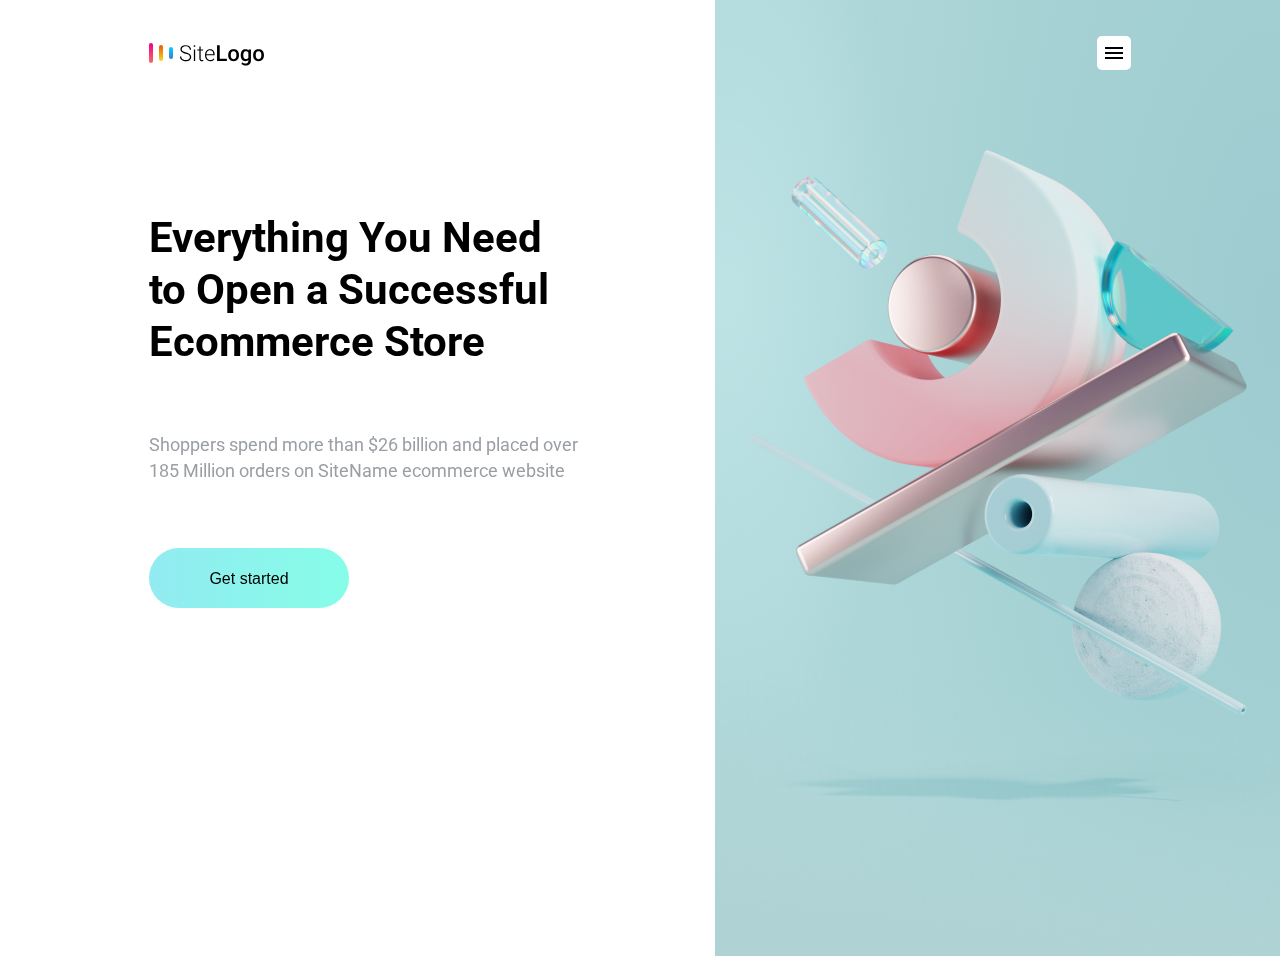
<file: index.html>
<!DOCTYPE html>
<html lang="en">
  <head>
    <meta charset="UTF-8" />
    <meta http-equiv="X-UA-Compatible" content="IE=edge" />
    <meta name="viewport" content="width=device-width, initial-scale=1.0" />
    <link rel="preconnect" href="https://fonts.googleapis.com" />
    <link rel="preconnect" href="https://fonts.gstatic.com" crossorigin />
    <link
      href="https://fonts.googleapis.com/css2?family=Roboto:ital,wght@0,300;0,400;0,500;0,700;1,300&display=swap"
      rel="stylesheet"
    />
    <link rel="stylesheet" href="./assets/css/style.css" />
    <title>Everything You Need to Open a Successful Ecommerce Store</title>
  </head>

  <body>
      <div class="wrapper">
          <header class="header">
              <img src="assets/img/SiteLogo.svg" alt="SiteLogo">
              <nav>
                <button class="header__btn" type="menu">
<span></span><span></span><span></span>
                </button>
              </nav>
              
          </header>
        <div class="wrapper__left">
            <h2 class="title">Everything You Need to Open a Successful Ecommerce Store</h2>
            <p class="description">Shoppers spend more than $26 billion and placed over 185 Million orders on SiteName ecommerce website </p>
            <button class="btn">Get started</button>
        </div>
        <div class="wrapper__right">
            <img src="assets/img/Abstraction.png" alt="Абстракция" width="499" height="566">
            <img src="assets/img/ShadowOn.png" alt="Тень абстракции" class="blend">
        </div>
      </div>
  </body>
</html>
</file>
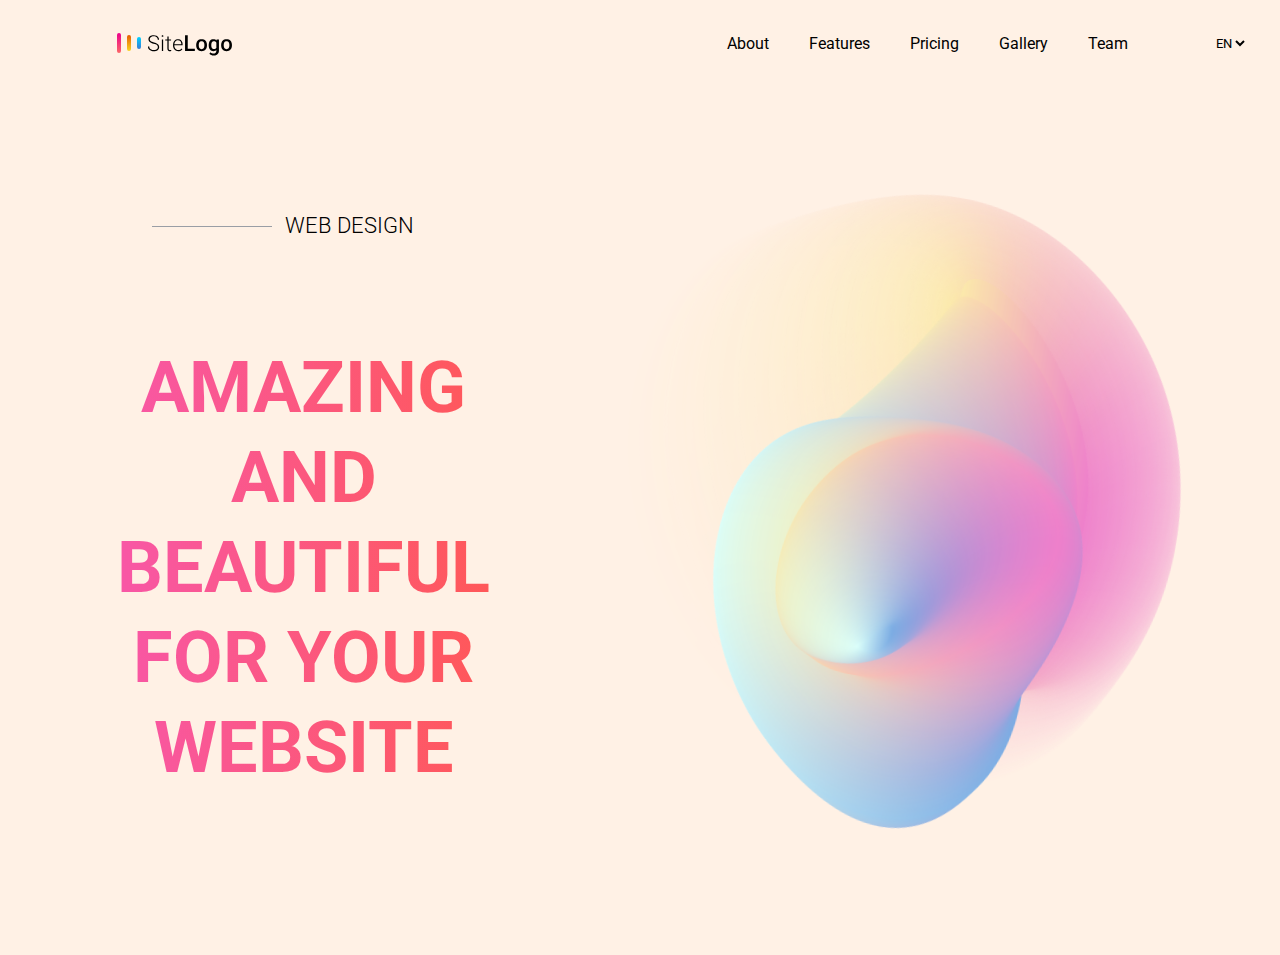
<file: first-2/index.html>
<!DOCTYPE html>
<html lang="en">
<head>
    <meta charset="UTF-8">
    <meta http-equiv="X-UA-Compatible" content="IE=edge">
    <meta name="viewport" content="width=device-width, initial-scale=1.0">
    <link rel="preconnect" href="https://fonts.googleapis.com" />
    <link rel="preconnect" href="https://fonts.gstatic.com" crossorigin />
    <link
      href="https://fonts.googleapis.com/css2?family=Roboto:ital,wght@0,300;0,400;0,500;0,700;1,300&display=swap"
      rel="stylesheet"
    />
    <link rel="stylesheet" href="./assets/css/style.css">
    <title>Amazing and beautiful for your website</title>
</head>
<body>
    <div class="wrapper">
        <header class="header">
            <img src="assets/img/SiteLogo.svg" alt="SiteLogo">
            <nav>
                <ul>
                    <li><a href="#">About</a></li>
                    <li><a href="#">Features</a></li>
                    <li><a href="#">Pricing</a></li>
                    <li><a href="#">Gallery</a></li>
                    <li><a href="#">Team</a></li>
                </ul>
                <select name="lang">
                    <option value="1">EN</option>
                    <option value="2">RU</option>
                </select>
            </nav>
        </header>
        <section class="first-screen">
            <div class="first-screen__left">
                <span>web design</span>
                <h2>Amazing and beautiful for your website</h2>
            </div>
            <div class="first-screen__right">
                <img src="assets/img/decor.png" alt="Декоративная сфера">
            </div>
        </section>
    </div>
    
</body>
</html>
</file>
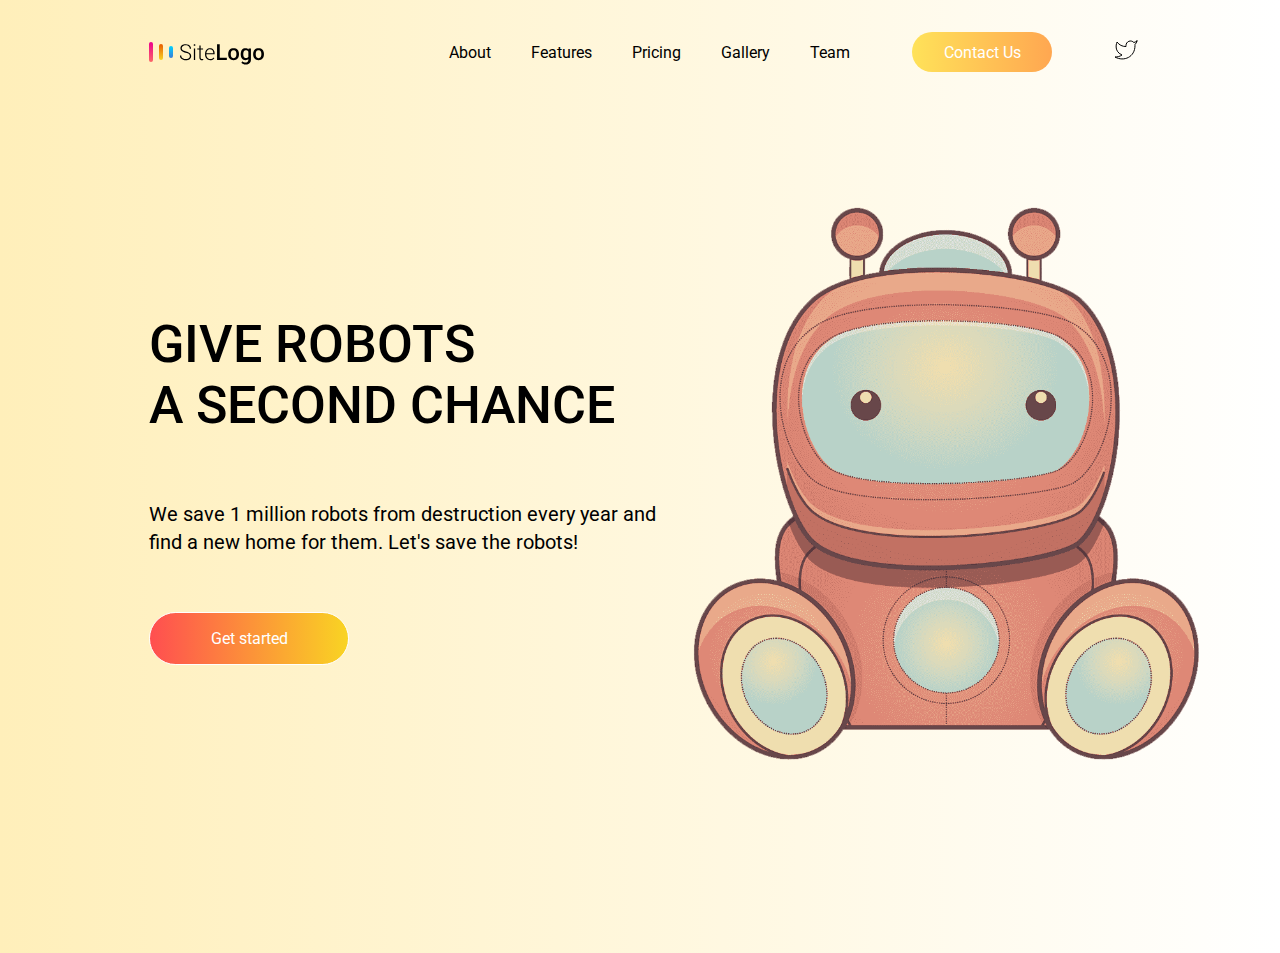
<file: first-3/index.html>
<!DOCTYPE html>
<html lang="en">
<head>
    <meta charset="UTF-8">
    <meta http-equiv="X-UA-Compatible" content="IE=edge">
    <meta name="viewport" content="width=device-width, initial-scale=1.0">
    <link rel="preconnect" href="https://fonts.googleapis.com" />
    <link rel="preconnect" href="https://fonts.gstatic.com" crossorigin />
    <link
        href="https://fonts.googleapis.com/css2?family=Roboto:ital,wght@0,300;0,400;0,500;0,700;1,300&display=swap"
        rel="stylesheet"
    />
    <link rel="stylesheet" href="./assets/css/style.css">
    <title>Give robots a second chance</title>
</head>
<body>
    <div class="wrapper">
        <header class="header">
            <img src="assets/img/SiteLogo.svg" alt="Логотип компании" class="logo">
            <nav class="nav">
                <ul class="menu">
                    <li class="menu__item"><a href="#" class="menu__link">About</a></li>
                    <li class="menu__item"><a href="#" class="menu__link">Features</a></li>
                    <li class="menu__item"><a href="#" class="menu__link">Pricing</a></li>
                    <li class="menu__item"><a href="#" class="menu__link">Gallery</a></li>
                    <li class="menu__item"><a href="#" class="menu__link">Team</a></li>
                </ul>
                <button type="button" class="btn btn--mini">Contact Us</button>
                <ul class="social">
                    <li class="social__item"><a href="#" class="social__link">
                        <img src="assets/img/social.svg" alt="Логотип твиттера" class="social__logo">
                    </a></li>
                </ul>
            </nav>
        </header>
        <section class="first-screen">
            <div class="first-screen__left">
                <h2 class="first-screen__title">Give robots a&nbsp;second chance</h2>
                <p class="first-screen__desc">We save 1 million robots from destruction every year and find a new home for them. Let's save the robots!</p>
                <button class="btn btn--primary">Get started</button>
            </div>
            <div class="first-screen__right">
                <img src="assets/img/robot.png" width="574px" height="574px" alt="Робот">
            </div>
        </section>
    </div>
</body>
</html>
</file>
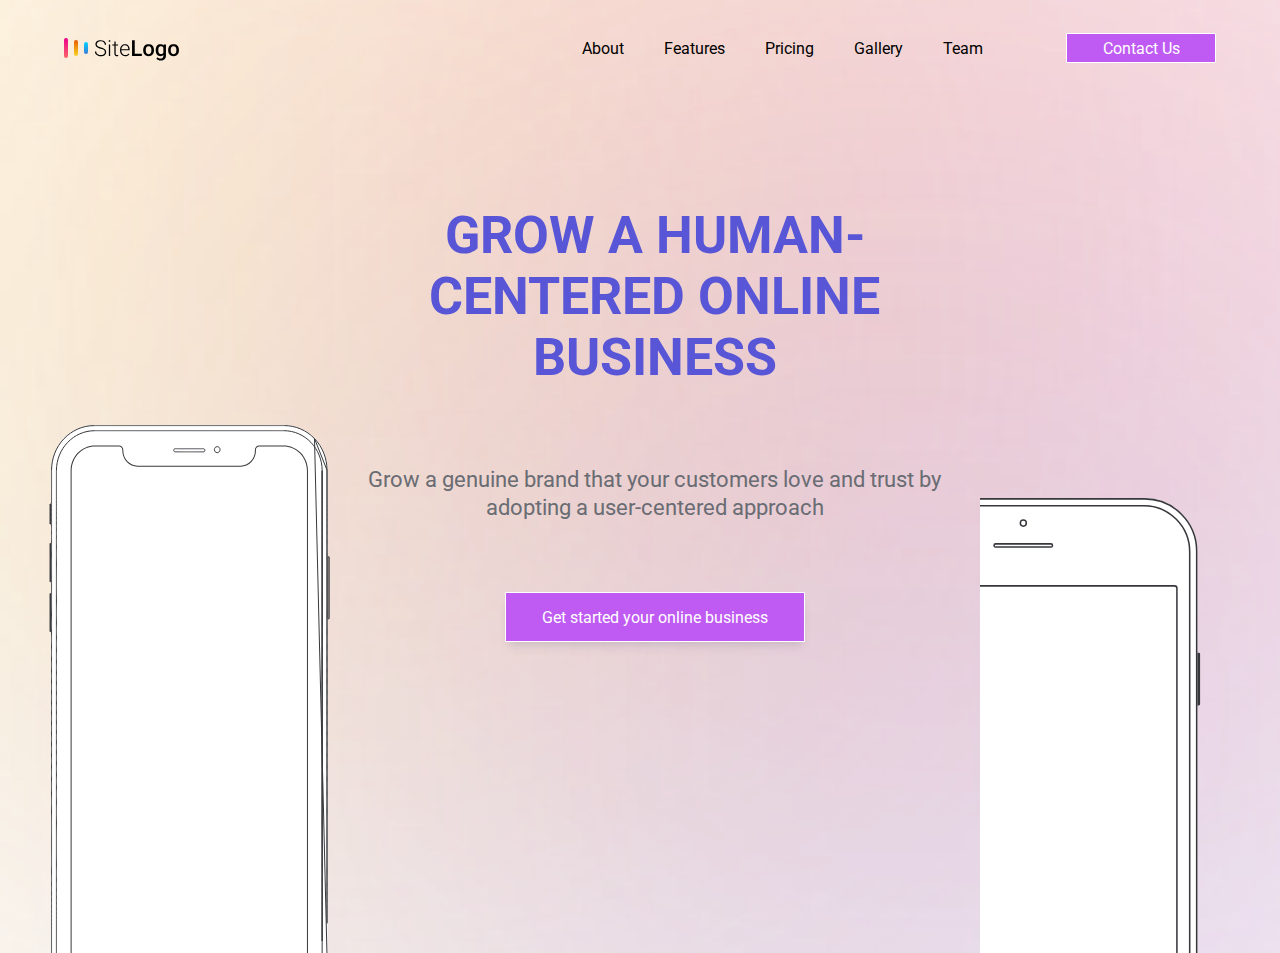
<file: first-4/index.html>
<!DOCTYPE html>
<html lang="en">
<head>
    <meta charset="UTF-8">
    <meta http-equiv="X-UA-Compatible" content="IE=edge">
    <meta name="viewport" content="width=device-width, initial-scale=1.0">
    <link rel="preconnect" href="https://fonts.googleapis.com" />
    <link rel="preconnect" href="https://fonts.gstatic.com" crossorigin />
    <link
        href="https://fonts.googleapis.com/css2?family=Roboto:ital,wght@0,300;0,400;0,500;0,700;1,300&display=swap"
        rel="stylesheet"
    />
    <link rel="stylesheet" href="./assets/css/style.css" />
    <title>Document</title>
</head>
<body>
    <div class="wrapper">
        <header class="header">
            <img src="assets/img/SiteLogo.svg" alt="SiteLogo">
            <nav class="nav">
                <ul class="menu">
                    <li class="menu__item"><a href="#" class="menu__link">About</a></li>
                    <li class="menu__item"><a href="#" class="menu__link">Features</a></li>
                    <li class="menu__item"><a href="#" class="menu__link">Pricing</a></li>
                    <li class="menu__item"><a href="#" class="menu__link">Gallery</a></li>
                    <li class="menu__item"><a href="#" class="menu__link">Team</a></li>
                </ul>
                <button type="button" class="btn btn--mini">Contact Us</button>
            </nav>
        </header>
        <div class="first-screen">
            <div class="first-screen__left">
                <img src="assets/img/left.svg" alt="Mockup" class="mockup-left">
            </div>
            <div class="first-screen__center">
                <h2 class="title">Grow a human-centered online business</h2>
                <p class="decription">Grow a genuine brand that your customers love and trust by adopting a user-centered approach</p>
                <button type="button" class="btn btn--primary">Get started your online business</button>
            </div>
            <div class="first-screen__right">
                <img src="assets/img/right2.svg" alt="Mockup" class="mockup-right">
            </div>
        </div>
        <div class="blur blur--1"></div>
        <div class="blur blur--2"></div>
        <div class="blur blur--3"></div>
    </div>
</body>
</html>
</file>
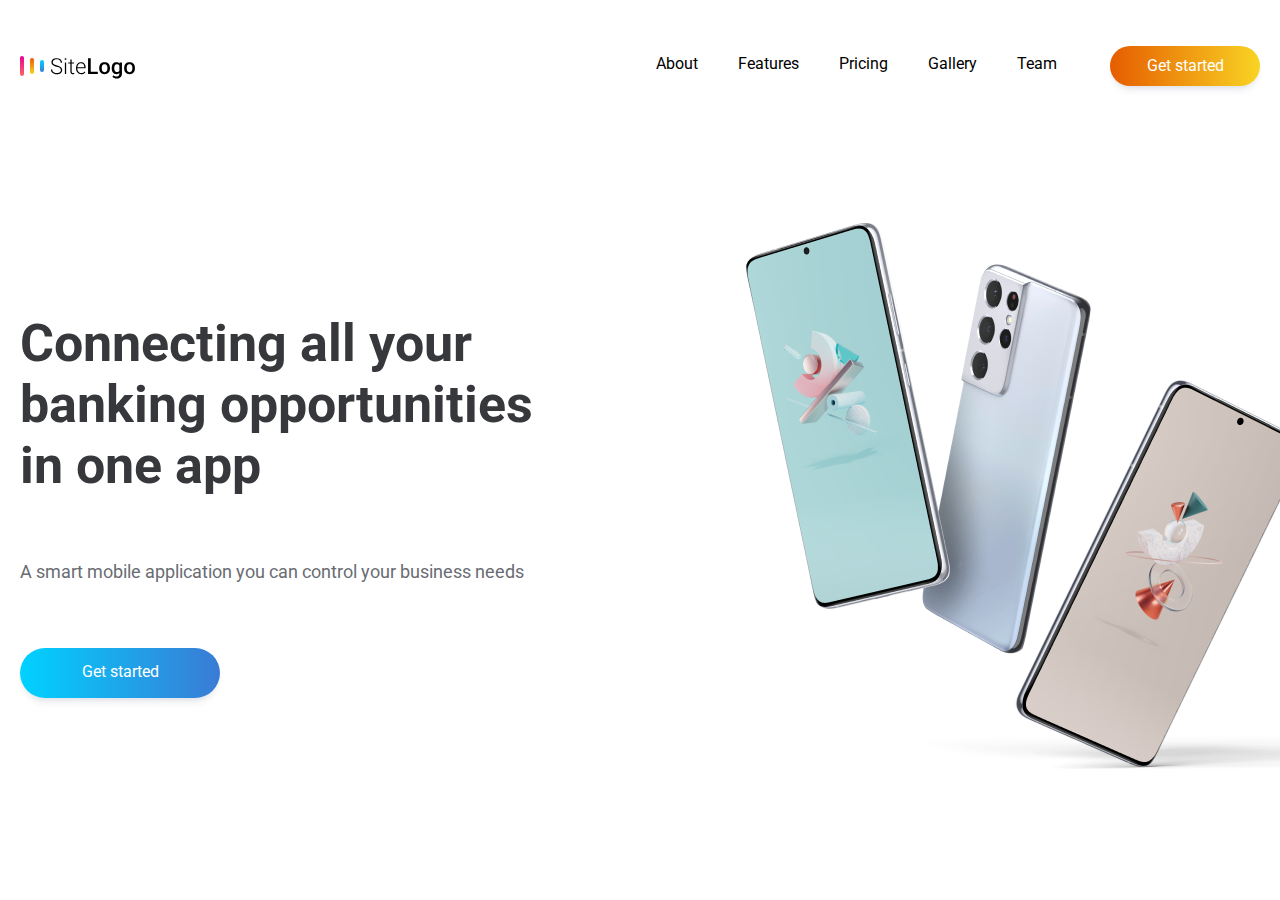
<file: first-5/index.html>
<!DOCTYPE html>
<html lang="en">
<head>
    <meta charset="UTF-8">
    <meta http-equiv="X-UA-Compatible" content="IE=edge">
    <meta name="viewport" content="width=device-width, initial-scale=1.0">
    <link rel="stylesheet" href="./assets/css/normalize.css">
    <link rel="preconnect" href="https://fonts.googleapis.com" />
    <link rel="preconnect" href="https://fonts.gstatic.com" crossorigin />
    <link
        href="https://fonts.googleapis.com/css2?family=Roboto:ital,wght@0,300;0,400;0,500;0,700;1,300&display=swap"
        rel="stylesheet"
    />
    <link rel="stylesheet" href="./assets/css/style.css">
    <title>Connecting all your banking opportunities in one app</title>
</head>
<body>
    <div class="container">
        <header class="header">
            <img src="assets/img/SiteLogo.svg" alt="Логотип компании">
            <nav class="header__navigation">
                <ul class="header__menu">
                    <li class="header__item"><a href="#" class="header__link">About</a></li>
                    <li class="header__item"><a href="#" class="header__link">Features</a></li>
                    <li class="header__item"><a href="#" class="header__link">Pricing</a></li>
                    <li class="header__item"><a href="#" class="header__link">Gallery</a></li>
                    <li class="header__item"><a href="#" class="header__link">Team</a></li>
                </ul>
            </nav>
            <button class="btn btn--mini">Get started</button>
        </header>
        <div class="first-screen">
            <div class="first-screen__left">
                <h2 class="first-screen__title">Connecting all your banking opportunities in one app</h2>
                <p class="first-screen__description">A smart mobile application you can control your business needs</p>
                <button class="btn">Get started</button>
            </div>
            <div class="first-screen__right">
                <img src="assets/img/samsunggalaxys21.png" alt="samsunggalaxys21" class="first-screen__img">
            </div>
        </div>
    </div>
</body>
</html>
</file>
<file: assets/css/style.css>
*{
    box-sizing: border-box;
    margin: 0;
    padding: 0;
}
body{
    font-family: 'Roboto', sans-serif;
    font-weight: 400;
    font-style: normal;
}
.header{
    position: absolute;
    top: 36px;
    left: 149px;
    right: 149px;
    display: flex;
    align-items: center;
    justify-content: space-between;
}
.header__btn{
    width: 34px;
    height: 34px;
    border: none;
    background: #FFFFFF;
    border-radius: 5px;
    display: flex;
    flex-direction: column;
    align-items: center;
    justify-content: space-between;
    padding: 11px 8px;
    cursor: pointer;
}
.header__btn span {
    border: 1px solid #000000;
    width: 18px;
}
.wrapper{
    position: relative;
    display: flex;
    align-items: flex-start;
    justify-content: space-between;
    padding-left: 149px;
}
.title{
    font-weight: 700;
    font-size: 42px;
    line-height: 52px;
    display: flex;
    align-items: center;
    color: #000000;
    max-width: 438px;
}
.description{
    font-size: 18px;
    line-height: 26px;
    display: flex;
    align-items: center;
    color: #9A9EA5;
    margin: 64px 0;
    max-width: 438px;
}
.btn{
    max-width: 200px;
    width: 100%;
    min-height: 60px;
    background: linear-gradient(90deg, #92EBF1 0%, #86FDE8 100%);
    border-radius: 30px;
    font-size: 16px;
    line-height: 19px;
    color: #000000;
    border: none;
    cursor: pointer;
}
.wrapper__left{
    width: 50%;
    padding-top: 212px;
}
.wrapper__right{
    width: 50%;
    display: flex;
    flex-direction: column;
    padding: 150px 100px 120px;
    background: linear-gradient(0deg, rgba(255, 255, 255, 0.15), rgba(255, 255, 255, 0.15)), linear-gradient(5.78deg, #AAD5D7 4.59%, rgba(194, 228, 231, 0.0001) 29.65%), radial-gradient(33.87% 46.72% at 1.99% 30.7%, #B8E5E7 0%, rgba(171, 218, 220, 0.0001) 100%) /* warning: gradient uses a rotation that is not supported by CSS and may not behave as expected */, radial-gradient(88.89% 122.63% at 99.47% 33.2%, #97CDD2 0%, #ABDADC 100%) /* warning: gradient uses a rotation that is not supported by CSS and may not behave as expected */;
    background-blend-mode: color, normal, normal, normal;
    align-items: center;
}
.blend{
    margin-top: 35px;
    mix-blend-mode: overlay;
}
</file>
<file: first-2/assets/css/style.css>
*{
    box-sizing: border-box;
    margin: 0;
    padding: 0;
    font-family: 'Roboto', sans-serif;
    font-weight: 400;
    font-style: normal;
}
a{
    text-decoration: none;
    color: inherit;
}

ul{
    list-style: none;
    display: flex;
    align-items: center;
    margin-right: 84px;
}
li{
    font-size: 16px;
    line-height: 19px;
    color: #000000;
}
li:not(:last-child){
    margin-right: 40px;
}
select{
    border: none;
    background: #FFF1E5;
}
.wrapper{
    background: #FFF1E5;
    padding: 30px 32px 105px 117px ;
}

.header{
    display: flex;
    align-items: center;
    justify-content: space-between;
    margin-bottom: 100px;
}

nav{
    display: flex;
    align-items: center;
}
span{
    font-weight: 300;
    font-size: 22px;
    line-height: 26px;
    text-transform: uppercase;
    color: #000000;
    padding-left: 168px;
    position: relative;
}
span::before{
    content: "";
    position: absolute;
    left: 35px;
    top: 50%;
    width: 120px;
    height: 1px;
    background: #9A9EA5;
}
h2{
    margin-top: 104px;
    background: linear-gradient(90deg, #F857A6 0%, #FF5858 100%);
    -webkit-background-clip: text;
    -webkit-text-fill-color: transparent;
    background-clip: text;
    text-fill-color: transparent;
    font-weight: 700;
    font-size: 72px;
    line-height: 90px;
    text-align: center;
    text-transform: uppercase;
    max-width: 619px;
}
.first-screen{
    display: flex;
    align-items: center;
}
.first-screen__right img{
    transform: rotate(9.58deg);
}
.first-screen__left {
    width: 50%;
}
</file>
<file: first-3/assets/css/style.css>
*{
    box-sizing: border-box;
    margin: 0;
    padding: 0;
    font-family: 'Roboto', sans-serif;
    font-weight: 400;
    font-style: normal;
}
a{
    text-decoration: none;
    color: inherit;
}
button{
    border: none;
}
ul{
    list-style: none;
}
.wrapper{
    background: linear-gradient(90deg, #FFEFBA 0%, #FFFFFF 100%);
    padding: 32px 32px 175px 149px;
}
.header{
    display: flex;
    align-items: center;
    width: 90%;
    justify-content: space-between;
    margin-bottom: 128px;
}
.nav{
    display: flex;
    align-items: center;
}
.menu{
    display: flex;
    align-items: center;
    column-gap: 40px;
    margin-right: 62px;
}
.btn{
    font-weight: 400;
    font-size: 16px;
    line-height: 19px;
    color: #FFFFFF;
    border-radius: 30px;
    cursor: pointer;
    
}
.btn--mini{
    margin-right: 62px;
    min-width: 140px;
    min-height: 40px;
    background: linear-gradient(90deg, #FFE259 0%, #FFA751 100%);
    padding: 10px 30px;
}

.btn--primary{
    background: linear-gradient(90deg, #FF4E50 0%, #F9D423 100%);
    border: 1px solid #FFFFFF;
    border-radius: 30px;
    min-width: 200px;
    min-height: 50px;
    padding: 16px 60px;
}
.first-screen{
    display: flex;
    align-items: center;
    justify-content: space-between;
}
.first-screen__title{
    font-weight: 500;
    font-size: 52px;
    line-height: 61px;
    text-transform: uppercase;
    color: #000000;
    margin-bottom: 64px;
    max-width: 555px;
    text-align: left;
}
.first-screen__desc{
    font-weight: 400;
    font-size: 20px;
    line-height: 28px;
    color: #000000;
    margin-bottom: 56px;
    max-width: 555px;
}
</file>
<file: first-4/assets/css/style.css>
*{
    box-sizing: border-box;
    margin: 0;
    padding: 0;
    font-family: 'Roboto', sans-serif;
    font-weight: 400;
    font-style: normal;
}
a{
    text-decoration: none;
    color: inherit;
}
button{
    border: none;
    cursor: pointer;
}
ul{
    list-style: none;
}
.wrapper{
    padding-top: 33px;
    padding-bottom: 220px;
    background-color: #FFFFFF;
    position: relative;
    overflow: hidden;
    z-index: 1;
}
.header{
    display: flex;
    align-items: center;
    justify-content: space-between;
    width: 90%;
    margin: 0 auto 142px;
}

.nav, .menu{
    display: flex;
    align-items: center;
    justify-content: space-between;
}
.menu{
    column-gap: 40px;
    margin-right: 83px;
}
.menu__item{
    font-weight: 400;
    font-size: 16px;
    line-height: 19px;
    color: #000000;
}

.first-screen{
    display: flex;
    justify-content: space-between;
    padding-left: 49px;
    padding-right: 79px;
    
}

.btn{
    font-weight: 400;
    font-size: 16px;
    line-height: 19px;
    background: #BF5AF2;
    border: 1px solid #FFFFFF;
    color: #FFFFFF;
}
.btn--mini{
    width: 150px;
    height: 30px;
}
.btn--primary{
    width: 300px;
    height: 50px;
    box-shadow: 0px 4px 8px -4px rgba(24, 39, 75, 0.12), 0px 8px 12px -4px rgba(24, 39, 75, 0.08);
}
.first-screen__center{
    display: flex;
    flex-direction: column;
    align-items: center;
}
.first-screen__left, .first-screen__right{
    display: flex;
    justify-content: flex-end;
    position: relative;
    bottom: -220px;
}
.title{
    font-weight: 700;
    font-size: 52px;
    line-height: 61px;
    text-align: center;
    text-transform: uppercase;
    color: #5856D6;
    margin-bottom: 78px;
    max-width: 678px;
}
.decription{
    font-weight: 400;
    font-size: 22px;
    line-height: 28px;
    color: #696C73;
    max-width: 637px;
    text-align: center;
    margin-bottom: 70px;
}
.first-screen__right{
    
    overflow: hidden;
}
.mockup-right{
    position: relative;
    bottom: -72px;
}
.blur{
    filter: blur(800px);
    width: 639px;
    height: 466px;
    position: absolute;
    z-index: -1;
}
.blur--1{
    background: #FFD60A;
    top: 72px;
    left: 40px;
}
.blur--2{
    background: #FF375F;
    top: -10px;
    right: -10px;
}
.blur--3{
    background: #5E5CE6;
    left: 45%;
    bottom: 0;
}
</file>
<file: first-5/assets/css/style.css>
*{
    box-sizing: border-box;
    font-family: 'Roboto', sans-serif;
    font-weight: 400;
    font-style: norma;
}
p,h2{
    margin: 0;
}
ul{
    list-style: none;
}
a{
    text-decoration: none;
    color: #000000;

}
button{
    border: none;
    color: #ffffff;
    cursor: pointer;
    transition: all 0.2s ease-in-out;
}
.container{
    padding: 39px 20px;
    max-width: 1440px;
    margin: 0 auto;
}
.header{
    display: flex;
    align-items: center;
    justify-content: space-between;
    margin-bottom: 130px;
}

.header__navigation{
    flex: 1;
    display: flex;
    align-items: center;
    justify-content: flex-end;
    margin-right: 53px;
}

.header__menu{
    display: flex;
    align-items: center;
    justify-content: space-between;
}
.header__item:not(:last-child){
    margin-right: 40px;
}
.header__item{
    border-bottom: 1px solid transparent;
    transition: all 0.2s ease-in-out;
    padding-bottom: 3px;
}
.header__item:hover{
    border-bottom: 1px solid #E65C00;
}
.btn{
    box-shadow: 0px 4px 6px -4px rgba(24, 39, 75, 0.12), 0px 8px 8px -4px rgba(24, 39, 75, 0.08);
    border-radius: 30px;
    width: 200px;
    height: 50px;
    background: linear-gradient(90deg, #00D2FF 0%, #3A7BD5 100%);
    transition: all 0.2s ease-in-out;
}
.btn:hover{
    background: linear-gradient(90deg, #00D2FF 20%, #3A7BD5 100%);
}
.btn--mini{
    background: linear-gradient(90deg, #E65C00 0%, #F9D423 100%);
    width: 150px;
    height: 40px;
    
}
.btn--mini:hover{
    background: linear-gradient(90deg, #E65C00 20%, #F9D423 100%);
}

.first-screen{
    display: flex;
    align-items: center;
    justify-content: space-between;
    margin: 0 auto;

}
.first-screen__left{
    width: 50%;
}
.first-screen__title{
    font-weight: 700;
    font-size: 52px;
    line-height: 61px;
    color: #37383C;
    max-width: 556px;
}
.first-screen__description{
    font-size: 18px;
    line-height: 24px;
    color: #696C73;
    padding: 64px 0;
    max-width: 556px;
}
.first-screen__img{
    position: relative;
    left: 150px;
}
</file>
